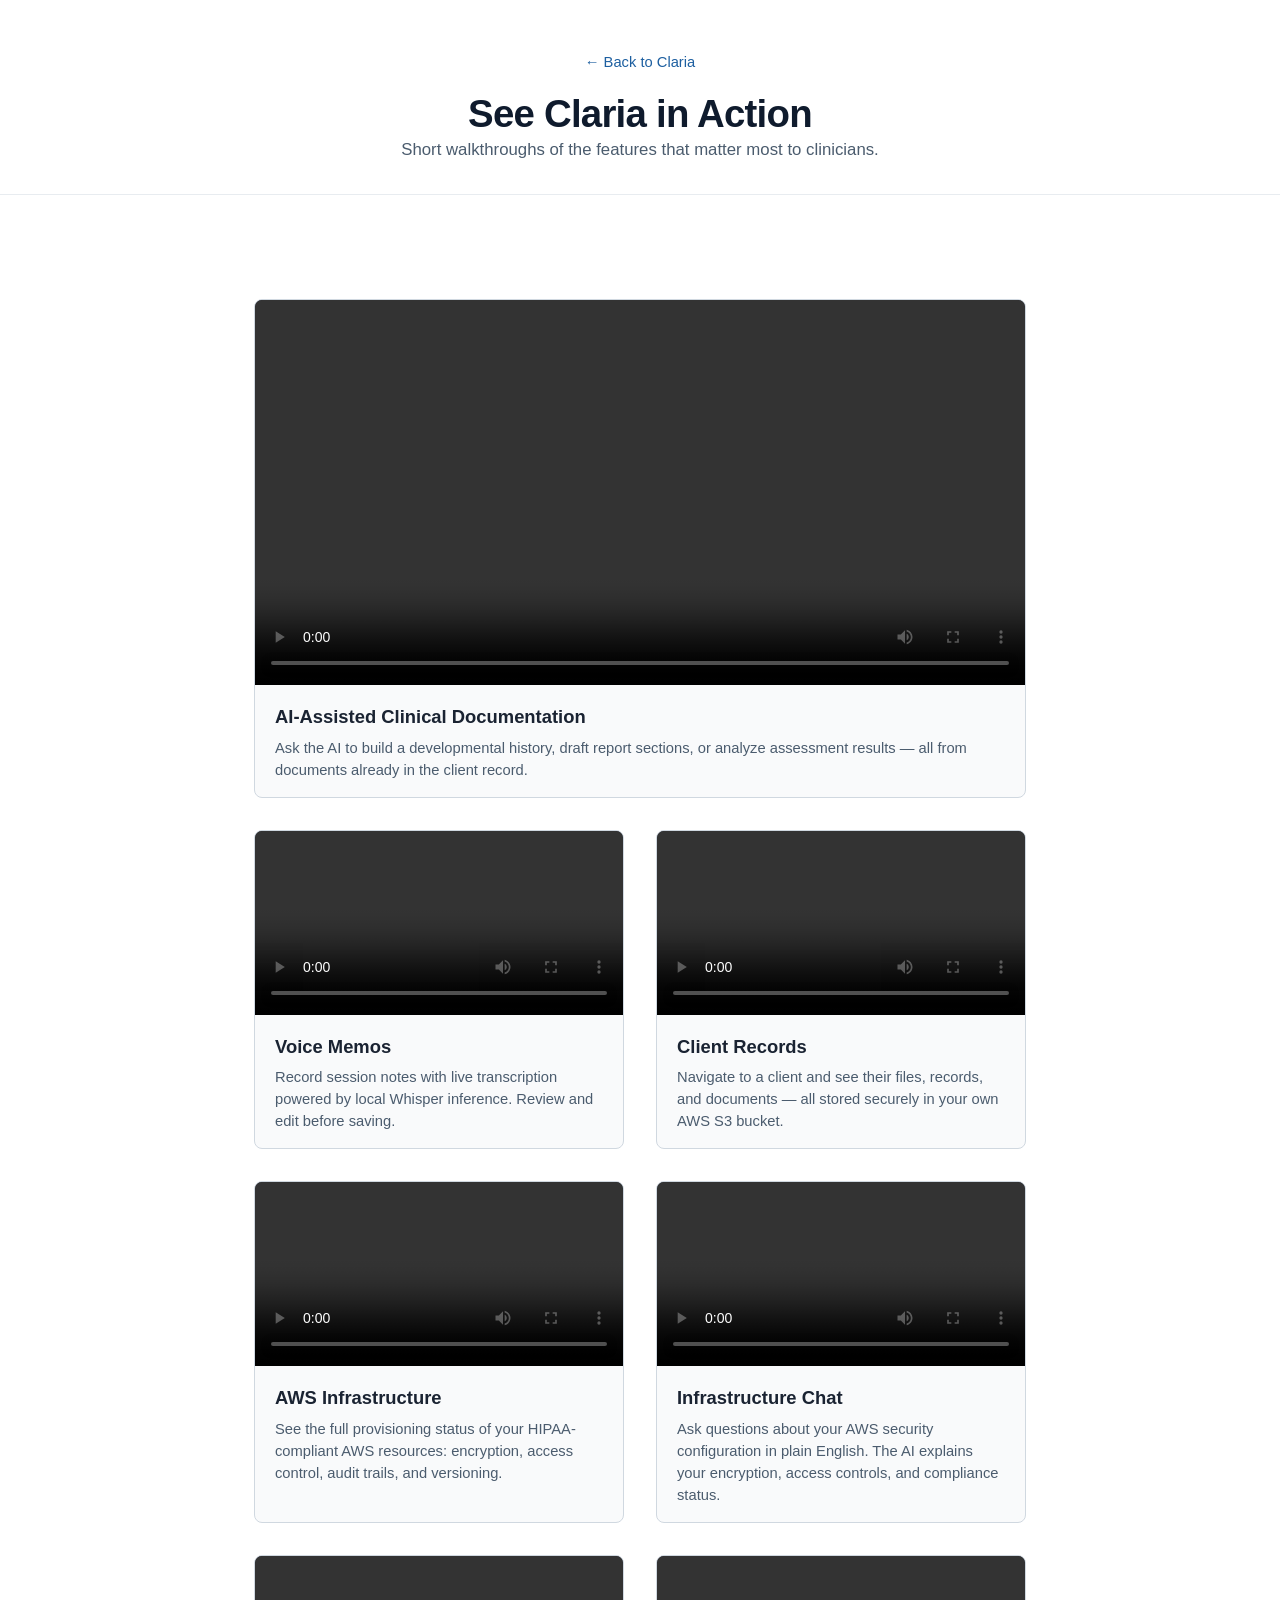
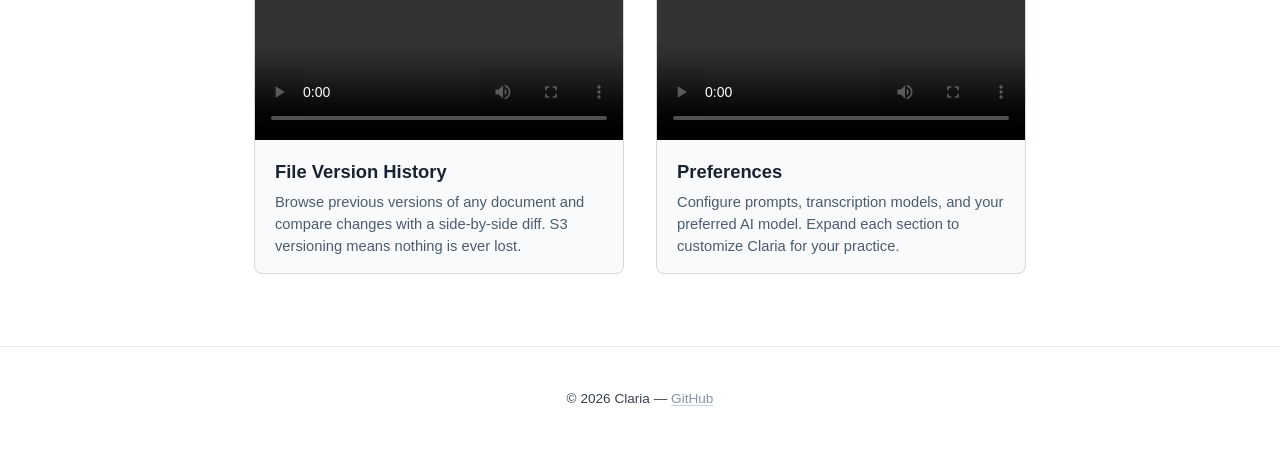
<file: demos.html>
<!-- Generated from templates/demos.html.j2 — DO NOT EDIT. Edit claria.yml or the template and re-run build.py. -->
<!DOCTYPE html>
<html lang="en">
<head>
  <meta charset="UTF-8">
  <meta name="viewport" content="width=device-width, initial-scale=1.0">
  <title>Claria &mdash; Video Demos</title>
  <meta name="description" content="Watch Claria in action: AI chat, voice memos, client records, AWS infrastructure, and more.">
  <link rel="stylesheet" href="style.css">
  <link rel="stylesheet" href="static/demos.css">
</head>
<body>

  <header class="hero demo-hero">
    <div class="container">
      <a href="index.html" class="demo-back">&larr; Back to Claria</a>
      <h1>See Claria in Action</h1>
      <p class="hero-sub">Short walkthroughs of the features that matter most to clinicians.</p>
    </div>
  </header>

  <section>
    <div class="container">

      <!-- Featured: AI Chat -->
      <div class="demo-featured">
        <div class="demo-card">
          <video controls preload="metadata" poster="">
            <source src="videos/ai-chat.mp4" type="video/mp4">
          </video>
          <div class="demo-card-body">
            <h3>AI-Assisted Clinical Documentation</h3>
            <p>Ask the AI to build a developmental history, draft report sections, or analyze assessment results &mdash; all from documents already in the client record.</p>
          </div>
        </div>
      </div>

      <!-- Grid of demos -->
      <div class="demo-grid">

        <div class="demo-card">
          <video controls preload="metadata">
            <source src="videos/voice-memo.mp4" type="video/mp4">
          </video>
          <div class="demo-card-body">
            <h3>Voice Memos</h3>
            <p>Record session notes with live transcription powered by local Whisper inference. Review and edit before saving.</p>
          </div>
        </div>

        <div class="demo-card">
          <video controls preload="metadata">
            <source src="videos/client-record.mp4" type="video/mp4">
          </video>
          <div class="demo-card-body">
            <h3>Client Records</h3>
            <p>Navigate to a client and see their files, records, and documents &mdash; all stored securely in your own AWS S3 bucket.</p>
          </div>
        </div>

        <div class="demo-card">
          <video controls preload="metadata">
            <source src="videos/aws-infrastructure.mp4" type="video/mp4">
          </video>
          <div class="demo-card-body">
            <h3>AWS Infrastructure</h3>
            <p>See the full provisioning status of your HIPAA-compliant AWS resources: encryption, access control, audit trails, and versioning.</p>
          </div>
        </div>

        <div class="demo-card">
          <video controls preload="metadata">
            <source src="videos/infra-chat.mp4" type="video/mp4">
          </video>
          <div class="demo-card-body">
            <h3>Infrastructure Chat</h3>
            <p>Ask questions about your AWS security configuration in plain English. The AI explains your encryption, access controls, and compliance status.</p>
          </div>
        </div>

        <div class="demo-card">
          <video controls preload="metadata">
            <source src="videos/file-history.mp4" type="video/mp4">
          </video>
          <div class="demo-card-body">
            <h3>File Version History</h3>
            <p>Browse previous versions of any document and compare changes with a side-by-side diff. S3 versioning means nothing is ever lost.</p>
          </div>
        </div>

        <div class="demo-card">
          <video controls preload="metadata">
            <source src="videos/preferences.mp4" type="video/mp4">
          </video>
          <div class="demo-card-body">
            <h3>Preferences</h3>
            <p>Configure prompts, transcription models, and your preferred AI model. Expand each section to customize Claria for your practice.</p>
          </div>
        </div>

      </div>

    </div>
  </section>

  <footer>
    <div class="container">
      <p>&copy; 2026 Claria &mdash; <a href="https://github.com/claria-ai/claria">GitHub</a></p>
    </div>
  </footer>

</body>
</html>
</file>
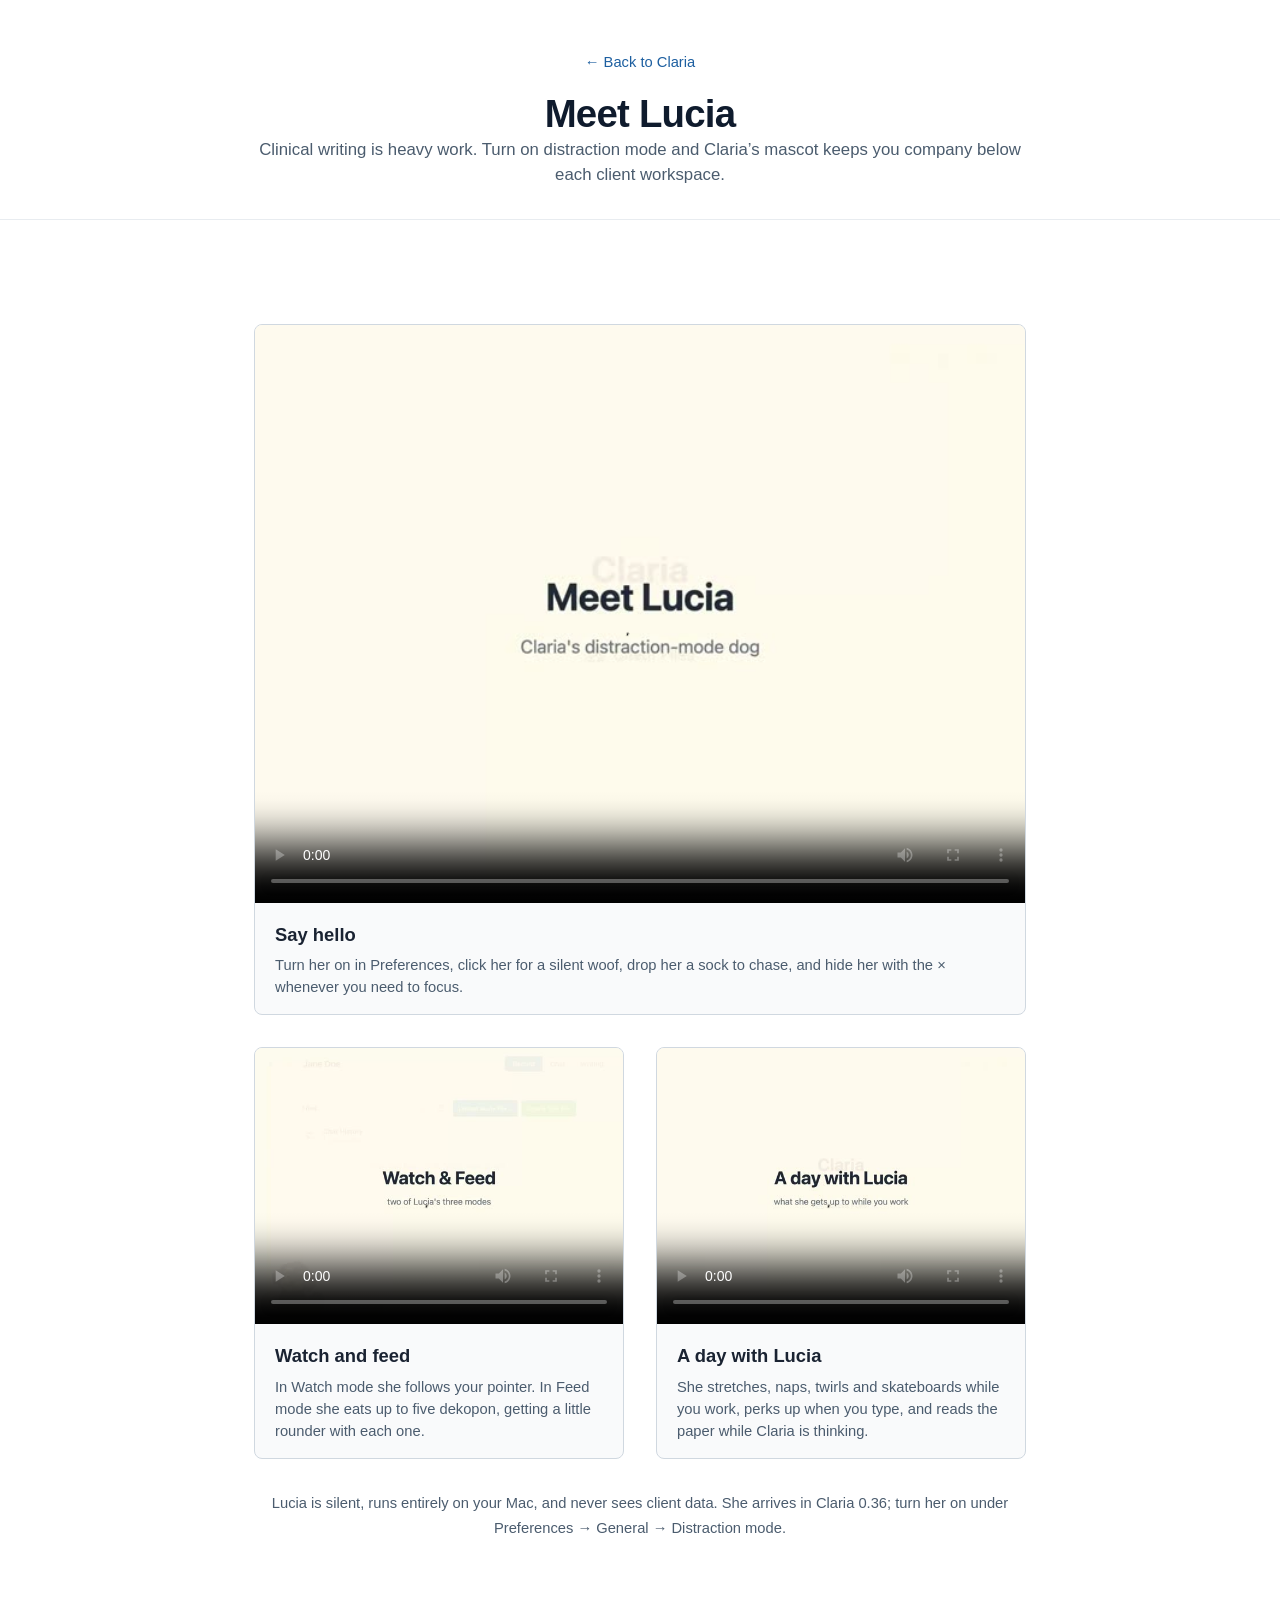
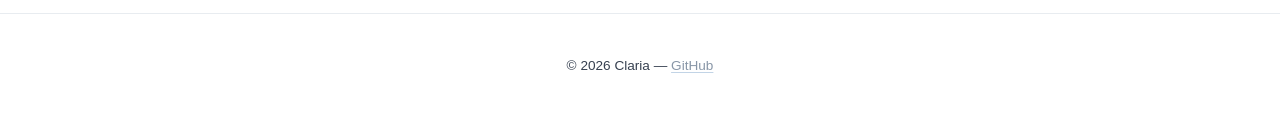
<file: fun.html>
<!-- Generated from templates/fun.html.j2 — DO NOT EDIT. Edit claria.yml or the template and re-run build.py. -->
<!DOCTYPE html>
<html lang="en">
<head>
  <meta charset="UTF-8">
  <meta name="viewport" content="width=device-width, initial-scale=1.0">
  <title>Claria &mdash; Meet Lucia</title>
  <meta name="description" content="Lucia, Claria's mascot, keeps you company in distraction mode: she woofs, chases socks, eats dekopon and reads the paper while Claria thinks.">
  <link rel="stylesheet" href="style.css">
  <link rel="stylesheet" href="static/demos.css">
</head>
<body>

  <header class="hero demo-hero">
    <div class="container">
      <a href="index.html" class="demo-back">&larr; Back to Claria</a>
      <h1>Meet Lucia</h1>
      <p class="hero-sub">Clinical writing is heavy work. Turn on distraction mode and Claria&rsquo;s mascot keeps you company below each client workspace.</p>
    </div>
  </header>

  <section>
    <div class="container">

      <div class="demo-featured">
        <div class="demo-card">
          <video controls preload="metadata" poster="img/lucia-meet-poster.jpg">
            <source src="videos/lucia-meet.mp4" type="video/mp4">
          </video>
          <div class="demo-card-body">
            <h3>Say hello</h3>
            <p>Turn her on in Preferences, click her for a silent woof, drop her a sock to chase, and hide her with the &times; whenever you need to focus.</p>
          </div>
        </div>
      </div>

      <div class="demo-grid">

        <div class="demo-card">
          <video controls preload="metadata" poster="img/lucia-watch-and-feed-poster.jpg">
            <source src="videos/lucia-watch-and-feed.mp4" type="video/mp4">
          </video>
          <div class="demo-card-body">
            <h3>Watch and feed</h3>
            <p>In Watch mode she follows your pointer. In Feed mode she eats up to five dekopon, getting a little rounder with each one.</p>
          </div>
        </div>

        <div class="demo-card">
          <video controls preload="metadata" poster="img/lucia-a-day-poster.jpg">
            <source src="videos/lucia-a-day.mp4" type="video/mp4">
          </video>
          <div class="demo-card-body">
            <h3>A day with Lucia</h3>
            <p>She stretches, naps, twirls and skateboards while you work, perks up when you type, and reads the paper while Claria is thinking.</p>
          </div>
        </div>

      </div>

      <p class="fun-note">Lucia is silent, runs entirely on your Mac, and never sees client data. She arrives in Claria 0.36; turn her on under Preferences &rarr; General &rarr; Distraction mode.</p>

    </div>
  </section>

  <footer>
    <div class="container">
      <p>&copy; 2026 Claria &mdash; <a href="https://github.com/claria-ai/claria">GitHub</a></p>
    </div>
  </footer>

</body>
</html>
</file>
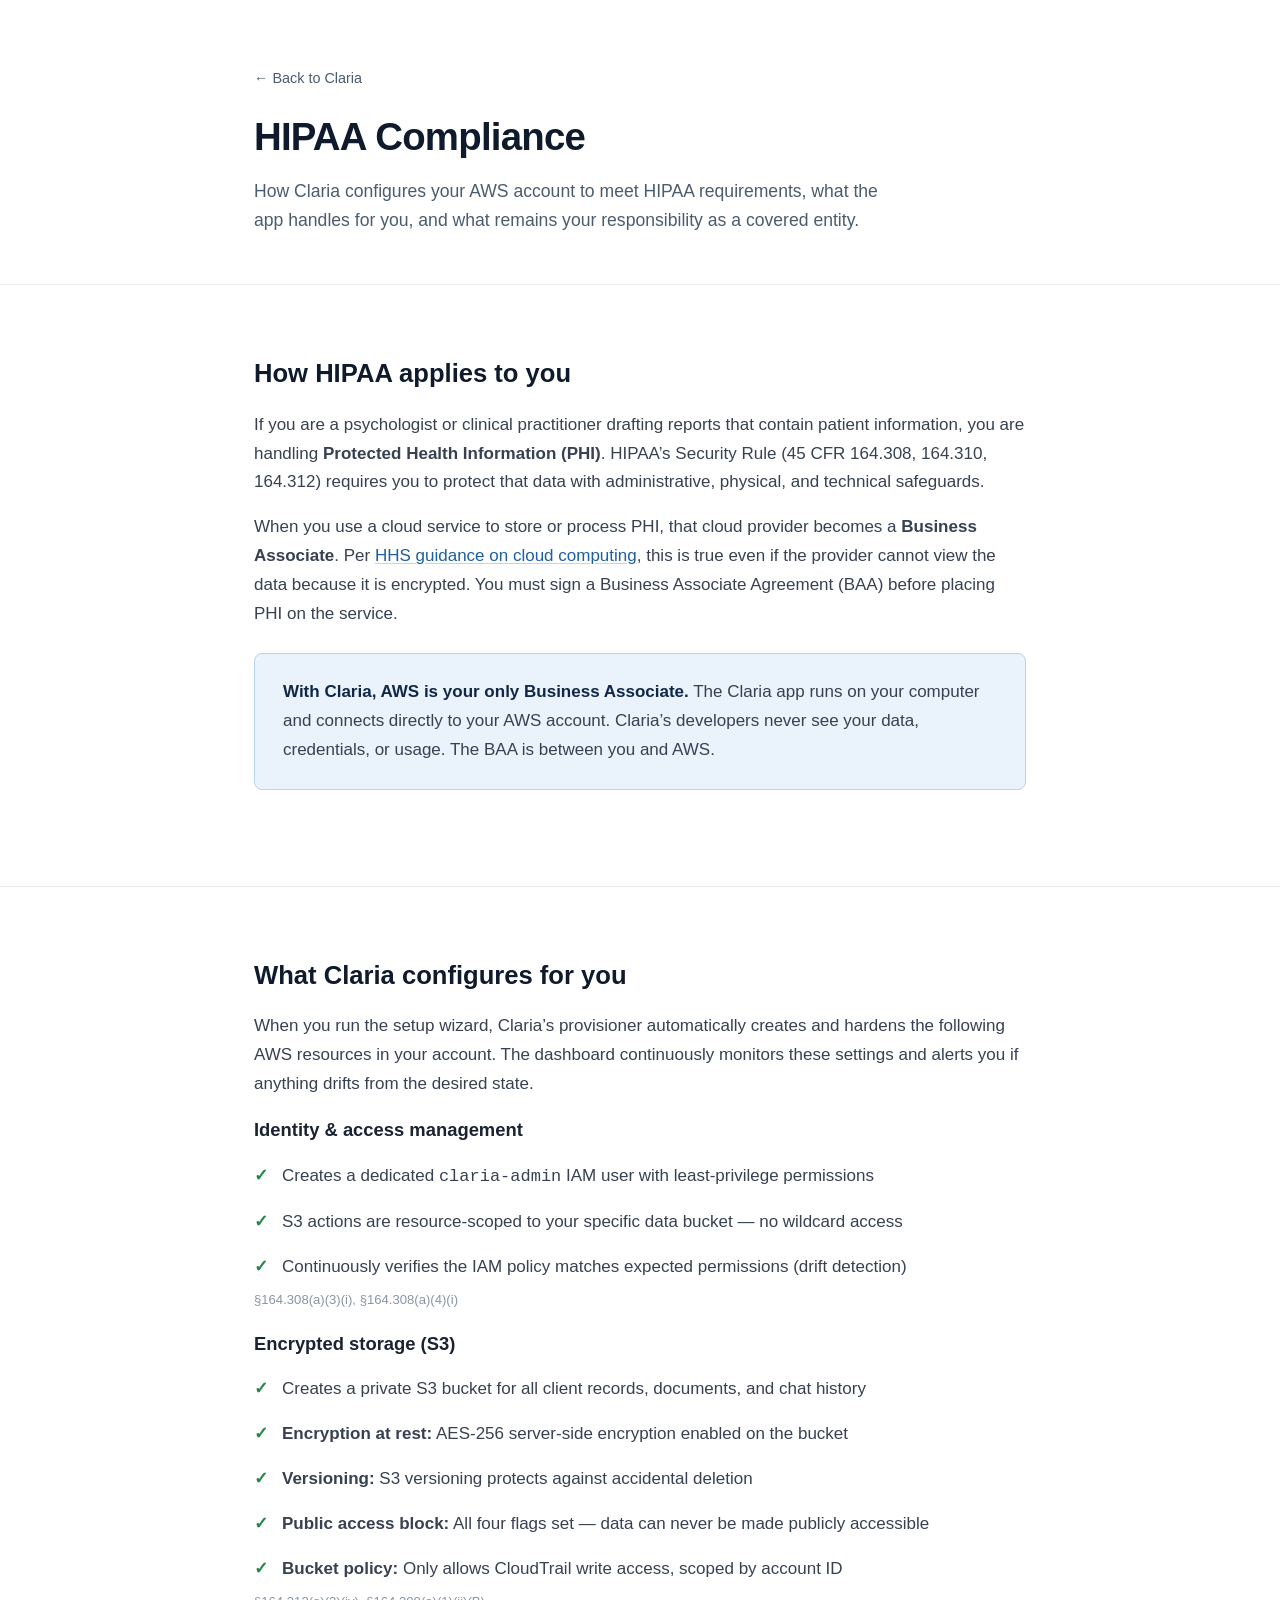
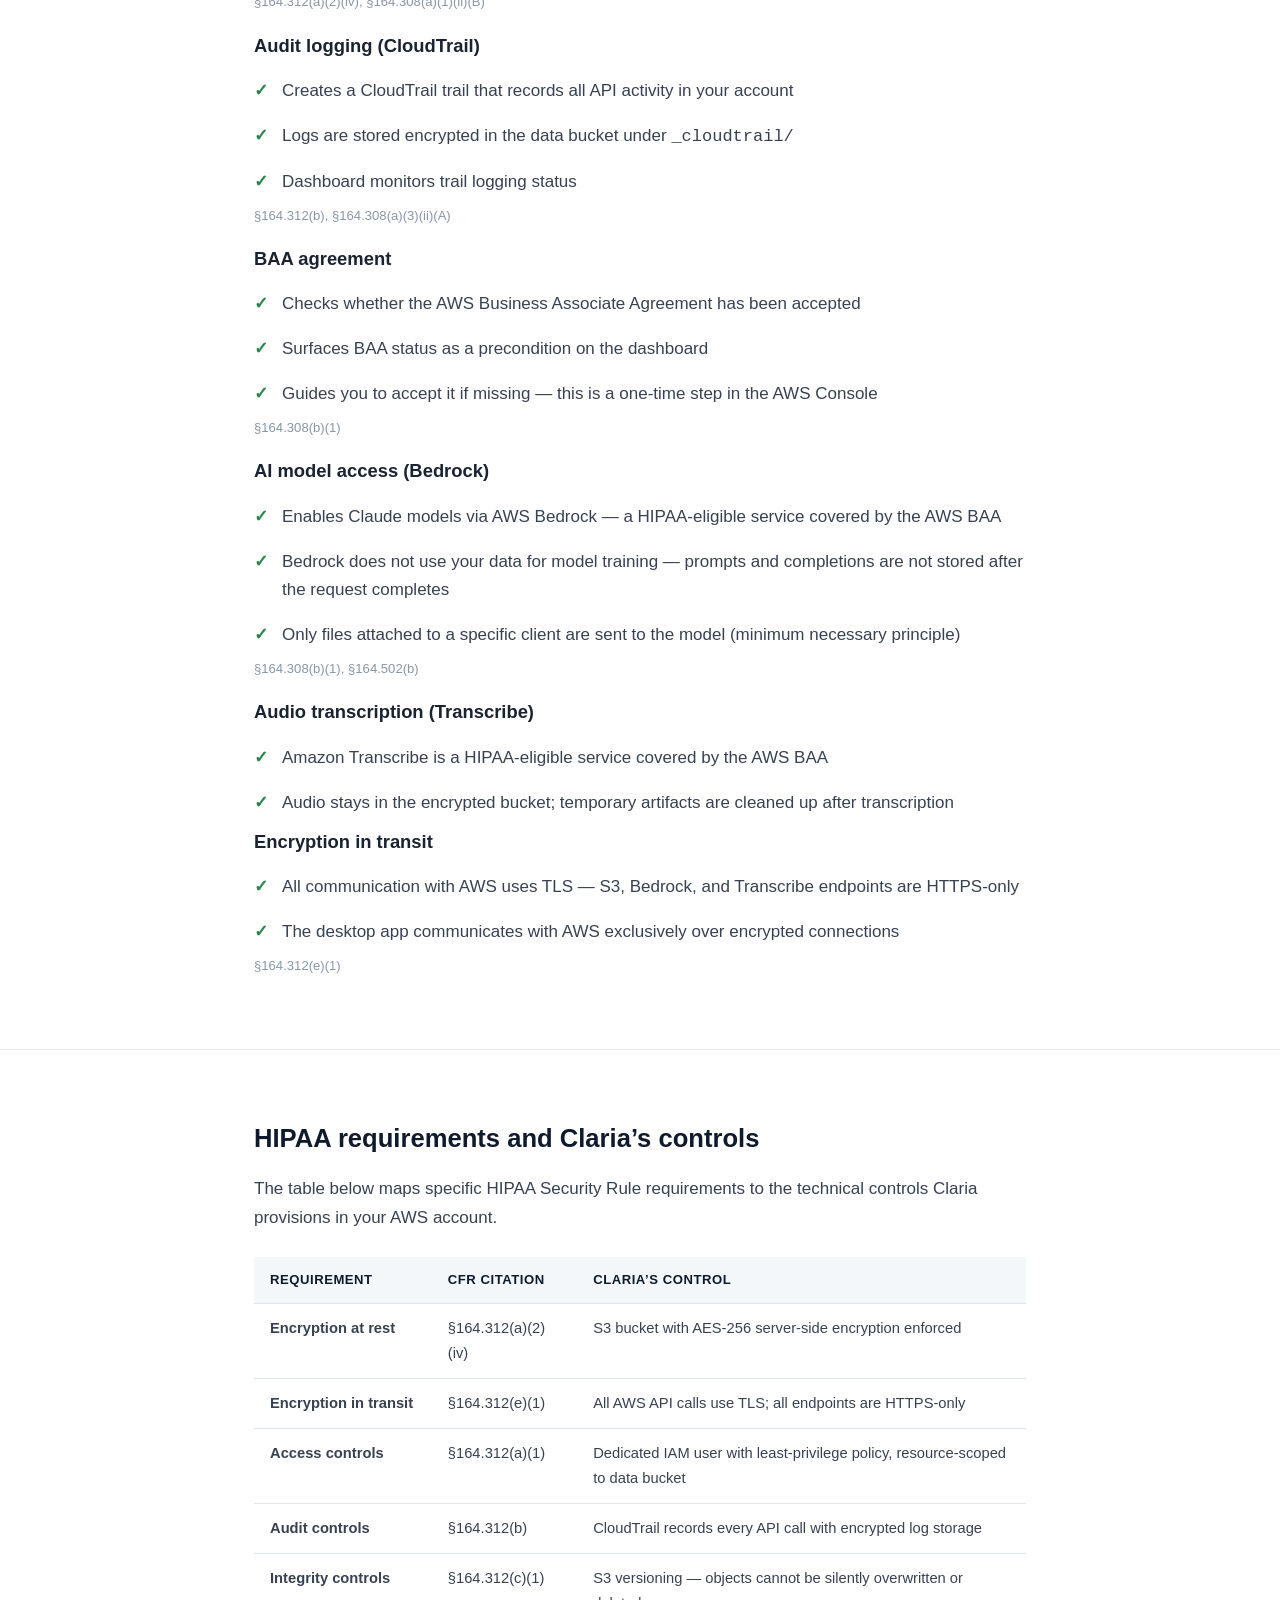
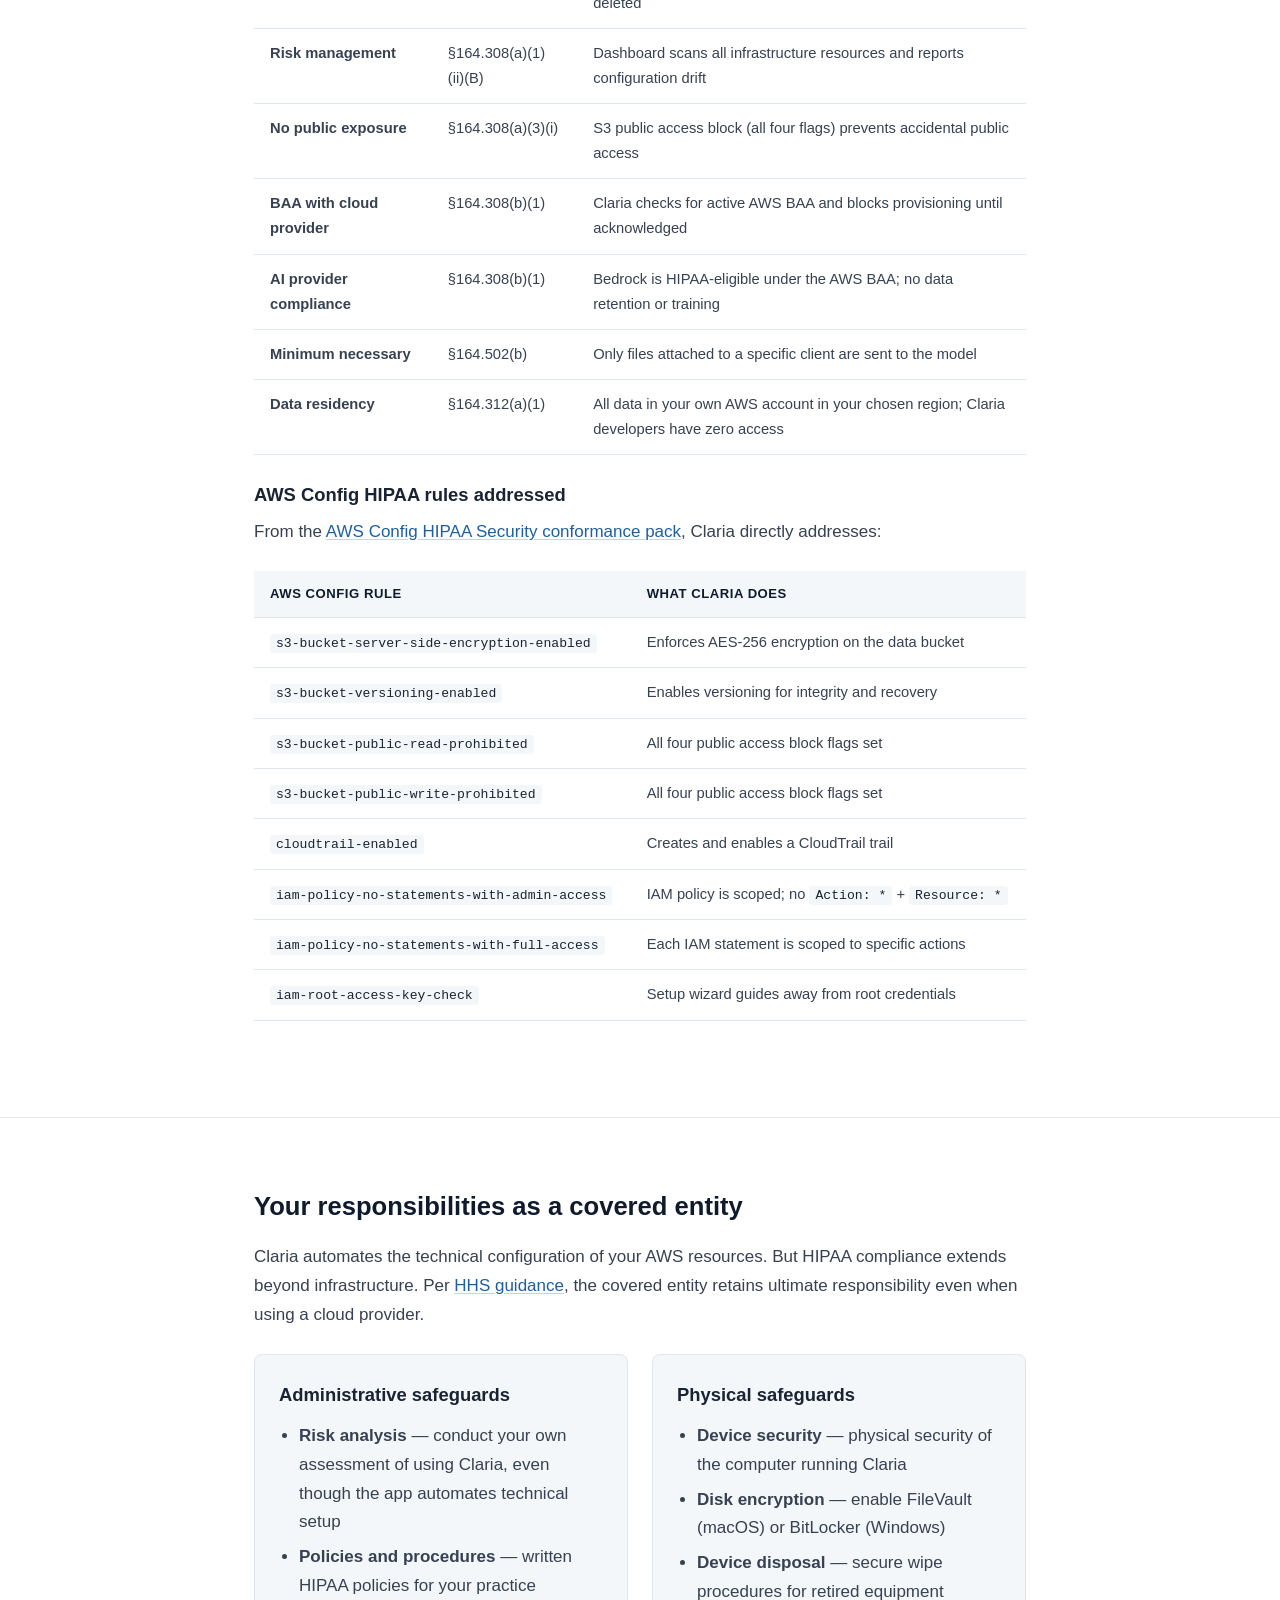
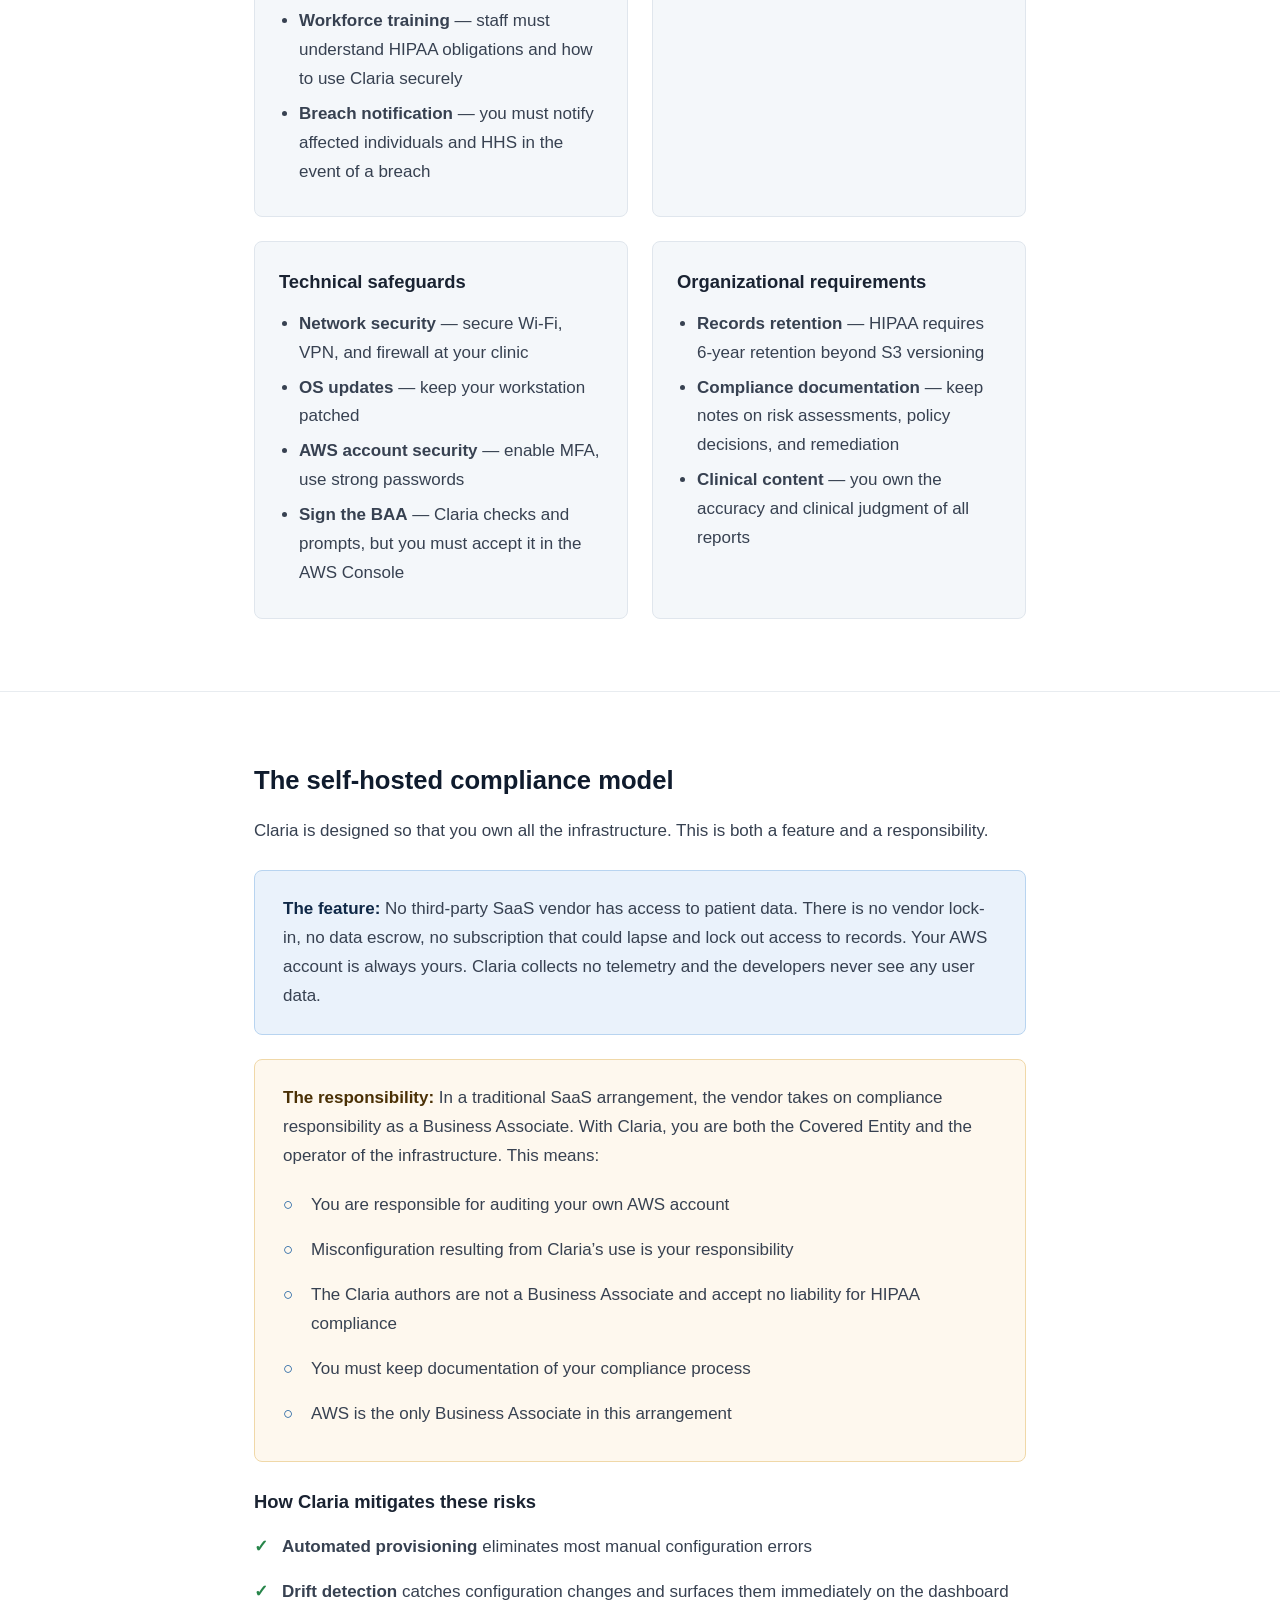
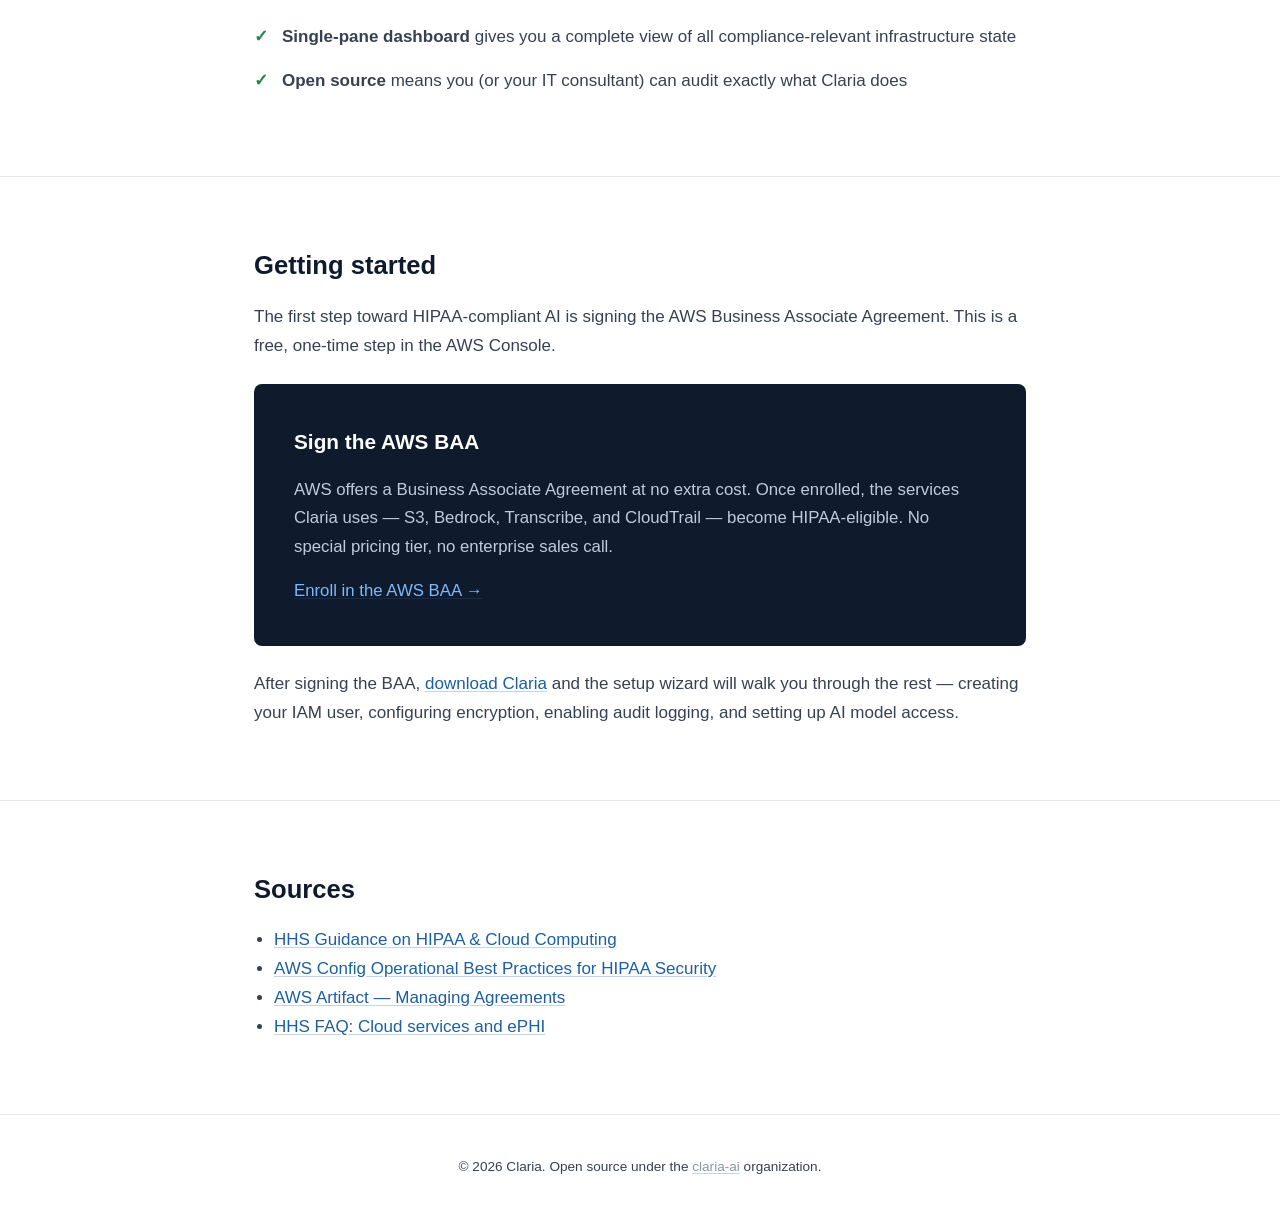
<file: hipaa.html>
<!DOCTYPE html>
<html lang="en">
<head>
  <meta charset="UTF-8">
  <meta name="viewport" content="width=device-width, initial-scale=1.0">
  <title>HIPAA Compliance &mdash; Claria</title>
  <meta name="description" content="How Claria configures your AWS account for HIPAA compliance. Technical controls, clinician responsibilities, and the self-hosted compliance model.">
  <link rel="stylesheet" href="style.css">
  <link rel="stylesheet" href="static/hipaa.css">
</head>
<body>

  <!-- Header -->
  <header class="page-header">
    <div class="container">
      <a href="index.html" class="back-link">&larr; Back to Claria</a>
      <h1>HIPAA Compliance</h1>
      <p class="subtitle">
        How Claria configures your AWS account to meet HIPAA requirements,
        what the app handles for you, and what remains your responsibility
        as a covered entity.
      </p>
    </div>
  </header>

  <!-- Overview -->
  <section>
    <div class="container">
      <h2>How HIPAA applies to you</h2>
      <p>
        If you are a psychologist or clinical practitioner drafting reports that
        contain patient information, you are handling <strong>Protected Health
        Information (PHI)</strong>. HIPAA&rsquo;s Security Rule
        (45 CFR 164.308, 164.310, 164.312) requires you to protect that data
        with administrative, physical, and technical safeguards.
      </p>
      <p>
        When you use a cloud service to store or process PHI, that cloud
        provider becomes a <strong>Business Associate</strong>. Per
        <a href="https://www.hhs.gov/hipaa/for-professionals/special-topics/health-information-technology/cloud-computing/index.html">HHS
        guidance on cloud computing</a>, this is true even if the provider
        cannot view the data because it is encrypted. You must sign a
        Business Associate Agreement (BAA) before placing PHI on the service.
      </p>
      <div class="callout callout-blue">
        <p>
          <strong>With Claria, AWS is your only Business Associate.</strong>
          The Claria app runs on your computer and connects directly to your
          AWS account. Claria&rsquo;s developers never see your data, credentials,
          or usage. The BAA is between you and AWS.
        </p>
      </div>
    </div>
  </section>

  <!-- What Claria configures -->
  <section>
    <div class="container">
      <h2>What Claria configures for you</h2>
      <p>
        When you run the setup wizard, Claria&rsquo;s provisioner automatically
        creates and hardens the following AWS resources in your account.
        The dashboard continuously monitors these settings and alerts you
        if anything drifts from the desired state.
      </p>

      <h3>Identity &amp; access management</h3>
      <ul class="check-list">
        <li>Creates a dedicated <code>claria-admin</code> IAM user with least-privilege permissions</li>
        <li>S3 actions are resource-scoped to your specific data bucket &mdash; no wildcard access</li>
        <li>Continuously verifies the IAM policy matches expected permissions (drift detection)</li>
      </ul>
      <p class="cfr-ref">&sect;164.308(a)(3)(i), &sect;164.308(a)(4)(i)</p>

      <h3>Encrypted storage (S3)</h3>
      <ul class="check-list">
        <li>Creates a private S3 bucket for all client records, documents, and chat history</li>
        <li><strong>Encryption at rest:</strong> AES-256 server-side encryption enabled on the bucket</li>
        <li><strong>Versioning:</strong> S3 versioning protects against accidental deletion</li>
        <li><strong>Public access block:</strong> All four flags set &mdash; data can never be made publicly accessible</li>
        <li><strong>Bucket policy:</strong> Only allows CloudTrail write access, scoped by account ID</li>
      </ul>
      <p class="cfr-ref">&sect;164.312(a)(2)(iv), &sect;164.308(a)(1)(ii)(B)</p>

      <h3>Audit logging (CloudTrail)</h3>
      <ul class="check-list">
        <li>Creates a CloudTrail trail that records all API activity in your account</li>
        <li>Logs are stored encrypted in the data bucket under <code>_cloudtrail/</code></li>
        <li>Dashboard monitors trail logging status</li>
      </ul>
      <p class="cfr-ref">&sect;164.312(b), &sect;164.308(a)(3)(ii)(A)</p>

      <h3>BAA agreement</h3>
      <ul class="check-list">
        <li>Checks whether the AWS Business Associate Agreement has been accepted</li>
        <li>Surfaces BAA status as a precondition on the dashboard</li>
        <li>Guides you to accept it if missing &mdash; this is a one-time step in the AWS Console</li>
      </ul>
      <p class="cfr-ref">&sect;164.308(b)(1)</p>

      <h3>AI model access (Bedrock)</h3>
      <ul class="check-list">
        <li>Enables Claude models via AWS Bedrock &mdash; a HIPAA-eligible service covered by the AWS BAA</li>
        <li>Bedrock does not use your data for model training &mdash; prompts and completions are not stored after the request completes</li>
        <li>Only files attached to a specific client are sent to the model (minimum necessary principle)</li>
      </ul>
      <p class="cfr-ref">&sect;164.308(b)(1), &sect;164.502(b)</p>

      <h3>Audio transcription (Transcribe)</h3>
      <ul class="check-list">
        <li>Amazon Transcribe is a HIPAA-eligible service covered by the AWS BAA</li>
        <li>Audio stays in the encrypted bucket; temporary artifacts are cleaned up after transcription</li>
      </ul>

      <h3>Encryption in transit</h3>
      <ul class="check-list">
        <li>All communication with AWS uses TLS &mdash; S3, Bedrock, and Transcribe endpoints are HTTPS-only</li>
        <li>The desktop app communicates with AWS exclusively over encrypted connections</li>
      </ul>
      <p class="cfr-ref">&sect;164.312(e)(1)</p>
    </div>
  </section>

  <!-- Compliance mapping -->
  <section>
    <div class="container">
      <h2>HIPAA requirements and Claria&rsquo;s controls</h2>
      <p>
        The table below maps specific HIPAA Security Rule requirements to the
        technical controls Claria provisions in your AWS account.
      </p>

      <table class="compliance-table">
        <thead>
          <tr>
            <th>Requirement</th>
            <th>CFR citation</th>
            <th>Claria&rsquo;s control</th>
          </tr>
        </thead>
        <tbody>
          <tr>
            <td><strong>Encryption at rest</strong></td>
            <td>&sect;164.312(a)(2)(iv)</td>
            <td>S3 bucket with AES-256 server-side encryption enforced</td>
          </tr>
          <tr>
            <td><strong>Encryption in transit</strong></td>
            <td>&sect;164.312(e)(1)</td>
            <td>All AWS API calls use TLS; all endpoints are HTTPS-only</td>
          </tr>
          <tr>
            <td><strong>Access controls</strong></td>
            <td>&sect;164.312(a)(1)</td>
            <td>Dedicated IAM user with least-privilege policy, resource-scoped to data bucket</td>
          </tr>
          <tr>
            <td><strong>Audit controls</strong></td>
            <td>&sect;164.312(b)</td>
            <td>CloudTrail records every API call with encrypted log storage</td>
          </tr>
          <tr>
            <td><strong>Integrity controls</strong></td>
            <td>&sect;164.312(c)(1)</td>
            <td>S3 versioning &mdash; objects cannot be silently overwritten or deleted</td>
          </tr>
          <tr>
            <td><strong>Risk management</strong></td>
            <td>&sect;164.308(a)(1)(ii)(B)</td>
            <td>Dashboard scans all infrastructure resources and reports configuration drift</td>
          </tr>
          <tr>
            <td><strong>No public exposure</strong></td>
            <td>&sect;164.308(a)(3)(i)</td>
            <td>S3 public access block (all four flags) prevents accidental public access</td>
          </tr>
          <tr>
            <td><strong>BAA with cloud provider</strong></td>
            <td>&sect;164.308(b)(1)</td>
            <td>Claria checks for active AWS BAA and blocks provisioning until acknowledged</td>
          </tr>
          <tr>
            <td><strong>AI provider compliance</strong></td>
            <td>&sect;164.308(b)(1)</td>
            <td>Bedrock is HIPAA-eligible under the AWS BAA; no data retention or training</td>
          </tr>
          <tr>
            <td><strong>Minimum necessary</strong></td>
            <td>&sect;164.502(b)</td>
            <td>Only files attached to a specific client are sent to the model</td>
          </tr>
          <tr>
            <td><strong>Data residency</strong></td>
            <td>&sect;164.312(a)(1)</td>
            <td>All data in your own AWS account in your chosen region; Claria developers have zero access</td>
          </tr>
        </tbody>
      </table>

      <h3>AWS Config HIPAA rules addressed</h3>
      <p>
        From the
        <a href="https://docs.aws.amazon.com/config/latest/developerguide/operational-best-practices-for-hipaa_security.html">AWS
        Config HIPAA Security conformance pack</a>, Claria directly addresses:
      </p>

      <table class="compliance-table">
        <thead>
          <tr>
            <th>AWS Config Rule</th>
            <th>What Claria does</th>
          </tr>
        </thead>
        <tbody>
          <tr>
            <td><code>s3-bucket-server-side-encryption-enabled</code></td>
            <td>Enforces AES-256 encryption on the data bucket</td>
          </tr>
          <tr>
            <td><code>s3-bucket-versioning-enabled</code></td>
            <td>Enables versioning for integrity and recovery</td>
          </tr>
          <tr>
            <td><code>s3-bucket-public-read-prohibited</code></td>
            <td>All four public access block flags set</td>
          </tr>
          <tr>
            <td><code>s3-bucket-public-write-prohibited</code></td>
            <td>All four public access block flags set</td>
          </tr>
          <tr>
            <td><code>cloudtrail-enabled</code></td>
            <td>Creates and enables a CloudTrail trail</td>
          </tr>
          <tr>
            <td><code>iam-policy-no-statements-with-admin-access</code></td>
            <td>IAM policy is scoped; no <code>Action: *</code> + <code>Resource: *</code></td>
          </tr>
          <tr>
            <td><code>iam-policy-no-statements-with-full-access</code></td>
            <td>Each IAM statement is scoped to specific actions</td>
          </tr>
          <tr>
            <td><code>iam-root-access-key-check</code></td>
            <td>Setup wizard guides away from root credentials</td>
          </tr>
        </tbody>
      </table>
    </div>
  </section>

  <!-- Your responsibilities -->
  <section>
    <div class="container">
      <h2>Your responsibilities as a covered entity</h2>
      <p>
        Claria automates the technical configuration of your AWS resources.
        But HIPAA compliance extends beyond infrastructure. Per
        <a href="https://www.hhs.gov/hipaa/for-professionals/special-topics/health-information-technology/cloud-computing/index.html">HHS guidance</a>,
        the covered entity retains ultimate responsibility even when using a cloud provider.
      </p>

      <div class="two-col">
        <div class="two-col-card">
          <h3>Administrative safeguards</h3>
          <ul>
            <li><strong>Risk analysis</strong> &mdash; conduct your own assessment of using Claria, even though the app automates technical setup</li>
            <li><strong>Policies and procedures</strong> &mdash; written HIPAA policies for your practice</li>
            <li><strong>Workforce training</strong> &mdash; staff must understand HIPAA obligations and how to use Claria securely</li>
            <li><strong>Breach notification</strong> &mdash; you must notify affected individuals and HHS in the event of a breach</li>
          </ul>
        </div>
        <div class="two-col-card">
          <h3>Physical safeguards</h3>
          <ul>
            <li><strong>Device security</strong> &mdash; physical security of the computer running Claria</li>
            <li><strong>Disk encryption</strong> &mdash; enable FileVault (macOS) or BitLocker (Windows)</li>
            <li><strong>Device disposal</strong> &mdash; secure wipe procedures for retired equipment</li>
          </ul>
        </div>
        <div class="two-col-card">
          <h3>Technical safeguards</h3>
          <ul>
            <li><strong>Network security</strong> &mdash; secure Wi-Fi, VPN, and firewall at your clinic</li>
            <li><strong>OS updates</strong> &mdash; keep your workstation patched</li>
            <li><strong>AWS account security</strong> &mdash; enable MFA, use strong passwords</li>
            <li><strong>Sign the BAA</strong> &mdash; Claria checks and prompts, but you must accept it in the AWS Console</li>
          </ul>
        </div>
        <div class="two-col-card">
          <h3>Organizational requirements</h3>
          <ul>
            <li><strong>Records retention</strong> &mdash; HIPAA requires 6-year retention beyond S3 versioning</li>
            <li><strong>Compliance documentation</strong> &mdash; keep notes on risk assessments, policy decisions, and remediation</li>
            <li><strong>Clinical content</strong> &mdash; you own the accuracy and clinical judgment of all reports</li>
          </ul>
        </div>
      </div>
    </div>
  </section>

  <!-- Self-hosted model -->
  <section>
    <div class="container">
      <h2>The self-hosted compliance model</h2>
      <p>
        Claria is designed so that you own all the infrastructure. This is both
        a feature and a responsibility.
      </p>

      <div class="callout callout-blue">
        <p>
          <strong>The feature:</strong> No third-party SaaS vendor has access to
          patient data. There is no vendor lock-in, no data escrow, no
          subscription that could lapse and lock out access to records. Your AWS
          account is always yours. Claria collects no telemetry and the
          developers never see any user data.
        </p>
      </div>

      <div class="callout callout-amber">
        <p>
          <strong>The responsibility:</strong> In a traditional SaaS arrangement,
          the vendor takes on compliance responsibility as a Business Associate.
          With Claria, you are both the Covered Entity and the operator of the
          infrastructure. This means:
        </p>
        <ul class="responsibility-list" style="margin-top: 12px;">
          <li>You are responsible for auditing your own AWS account</li>
          <li>Misconfiguration resulting from Claria&rsquo;s use is your responsibility</li>
          <li>The Claria authors are not a Business Associate and accept no liability for HIPAA compliance</li>
          <li>You must keep documentation of your compliance process</li>
          <li>AWS is the only Business Associate in this arrangement</li>
        </ul>
      </div>

      <h3>How Claria mitigates these risks</h3>
      <ul class="check-list">
        <li><strong>Automated provisioning</strong> eliminates most manual configuration errors</li>
        <li><strong>Drift detection</strong> catches configuration changes and surfaces them immediately on the dashboard</li>
        <li><strong>Single-pane dashboard</strong> gives you a complete view of all compliance-relevant infrastructure state</li>
        <li><strong>Open source</strong> means you (or your IT consultant) can audit exactly what Claria does</li>
      </ul>
    </div>
  </section>

  <!-- Getting started with BAA -->
  <section>
    <div class="container">
      <h2>Getting started</h2>
      <p>
        The first step toward HIPAA-compliant AI is signing the AWS Business
        Associate Agreement. This is a free, one-time step in the AWS Console.
      </p>
      <div class="hipaa-callout">
        <h3>Sign the AWS BAA</h3>
        <p>
          AWS offers a Business Associate Agreement at no extra cost.
          Once enrolled, the services Claria uses &mdash; S3, Bedrock,
          Transcribe, and CloudTrail &mdash; become HIPAA-eligible.
          No special pricing tier, no enterprise sales call.
        </p>
        <p style="margin-top: 16px;">
          <a href="https://docs.aws.amazon.com/artifact/latest/ug/managingagreements.html">
            Enroll in the AWS BAA &rarr;
          </a>
        </p>
      </div>
      <p style="margin-top: 24px;">
        After signing the BAA, <a href="index.html#download">download Claria</a>
        and the setup wizard will walk you through the rest &mdash; creating
        your IAM user, configuring encryption, enabling audit logging, and
        setting up AI model access.
      </p>
    </div>
  </section>

  <!-- Sources -->
  <section>
    <div class="container">
      <h2>Sources</h2>
      <ul style="padding-left: 20px; color: #374151;">
        <li><a href="https://www.hhs.gov/hipaa/for-professionals/special-topics/health-information-technology/cloud-computing/index.html">HHS Guidance on HIPAA &amp; Cloud Computing</a></li>
        <li><a href="https://docs.aws.amazon.com/config/latest/developerguide/operational-best-practices-for-hipaa_security.html">AWS Config Operational Best Practices for HIPAA Security</a></li>
        <li><a href="https://docs.aws.amazon.com/artifact/latest/ug/managingagreements.html">AWS Artifact &mdash; Managing Agreements</a></li>
        <li><a href="https://www.hhs.gov/hipaa/for-professionals/faq/2075/may-a-hipaa-covered-entity-or-business-associate-use-cloud-service-to-store-or-process-ephi/index.html">HHS FAQ: Cloud services and ePHI</a></li>
      </ul>
    </div>
  </section>

  <!-- Footer -->
  <footer>
    <div class="container">
      <p>&copy; 2026 Claria. Open source under the <a href="https://github.com/claria-ai/claria">claria-ai</a> organization.</p>
    </div>
  </footer>

</body>
</html>
</file>
<file: style.css>
/* === Reset & Base === */
*, *::before, *::after {
  box-sizing: border-box;
  margin: 0;
  padding: 0;
}

html {
  scroll-behavior: smooth;
}

body {
  font-family: -apple-system, BlinkMacSystemFont, "Segoe UI", Roboto, Helvetica, Arial, sans-serif;
  color: #1a2332;
  background: #fff;
  line-height: 1.7;
  font-size: 17px;
}

/* === Layout === */
.container {
  max-width: 820px;
  margin: 0 auto;
  padding: 0 24px;
}

section {
  padding: 72px 0;
}

section + section {
  border-top: 1px solid #e8ecf0;
}

/* === Typography === */
h1 {
  font-size: 2.4rem;
  font-weight: 700;
  line-height: 1.2;
  letter-spacing: -0.02em;
  color: #0f1b2d;
}

h2 {
  font-size: 1.6rem;
  font-weight: 600;
  line-height: 1.3;
  color: #0f1b2d;
  margin-bottom: 20px;
}

h3 {
  font-size: 1.15rem;
  font-weight: 600;
  color: #1a2332;
  margin-bottom: 8px;
}

p {
  margin-bottom: 16px;
  color: #374151;
}

p:last-child {
  margin-bottom: 0;
}

a {
  color: #1d5fa0;
  text-decoration: underline;
  text-decoration-color: #1d5fa044;
  text-underline-offset: 2px;
}

a:hover {
  text-decoration-color: #1d5fa0;
}

/* === Hero === */
.hero {
  padding: 48px 0 32px;
  text-align: center;
  border-bottom: none;
}

.hero-split {
  display: flex;
  align-items: center;
  justify-content: center;
  gap: 28px;
  margin-bottom: 28px;
}

.hero-mascot {
  width: 96px;
  height: auto;
  image-rendering: pixelated;
}

.hero-divider {
  width: 1px;
  align-self: stretch;
  background: #d0d8e0;
}

.hero-text {
  text-align: left;
}

.hero-text h1 {
  margin-bottom: 4px;
}

.hero-sub {
  font-size: 1.05rem;
  color: #4b5c6e;
  margin-bottom: 0;
  line-height: 1.5;
}

.hero .cta {
  display: inline-block;
  background: #1d5fa0;
  color: #fff;
  text-decoration: none;
  padding: 10px 28px;
  border-radius: 6px;
  font-weight: 500;
  font-size: 1rem;
  transition: background 0.15s;
}

.hero .cta:hover {
  background: #174d85;
}

/* === Tab Bar === */
.tab-bar {
  position: sticky;
  top: 0;
  z-index: 100;
  background: #fff;
  border-bottom: 1px solid #e8ecf0;
}

.tab-bar .container {
  display: flex;
  gap: 0;
  overflow-x: auto;
  -webkit-overflow-scrolling: touch;
}

.tab-btn {
  flex: 1;
  padding: 14px 20px;
  border: none;
  background: none;
  font-size: 0.95rem;
  font-weight: 600;
  color: #6b7a8d;
  cursor: pointer;
  border-bottom: 3px solid transparent;
  transition: color 0.15s, border-color 0.15s;
  white-space: nowrap;
  font-family: inherit;
}

.tab-btn:hover {
  color: #1a2332;
}

.tab-btn.active {
  color: #1d5fa0;
  border-bottom-color: #1d5fa0;
}

/* === Tab Panels === */
.tab-panel {
  display: none;
}

.tab-panel.active {
  display: block;
}

/* === FAQ === */
.faq-item {
  border: 1px solid #e0e6ed;
  border-radius: 6px;
  margin-bottom: 12px;
}

.faq-item summary {
  padding: 16px 20px;
  cursor: pointer;
  font-weight: 600;
  color: #1a2332;
  background: #f4f7fa;
  border-radius: 6px;
  list-style: none;
}

.faq-item summary::-webkit-details-marker {
  display: none;
}

.faq-item summary::before {
  content: "+";
  display: inline-block;
  width: 1.2em;
  font-weight: 700;
  color: #1d5fa0;
}

.faq-item[open] summary::before {
  content: "\2212";
}

.faq-item[open] summary {
  border-radius: 6px 6px 0 0;
  border-bottom: 1px solid #e0e6ed;
}

.faq-item p {
  padding: 16px 20px 16px 40px;
  margin: 0;
  color: #374151;
}

/* === Instruments Grid === */
.instruments-grid {
  display: grid;
  grid-template-columns: repeat(4, 1fr);
  gap: 12px;
  list-style: none;
  padding: 0;
  margin-top: 24px;
}

.instruments-grid li {
  background: #f4f7fa;
  border: 1px solid #e0e6ed;
  border-radius: 6px;
  padding: 14px 16px;
  text-align: center;
  font-weight: 600;
  color: #1a2332;
  font-size: 0.95rem;
}

/* === Cost Table === */
.cost-table {
  width: 100%;
  border-collapse: collapse;
  margin: 24px 0;
  font-size: 0.95rem;
}

.cost-table th,
.cost-table td {
  text-align: left;
  padding: 12px 16px;
  border-bottom: 1px solid #e0e6ed;
}

.cost-table th {
  background: #f4f7fa;
  font-weight: 600;
  color: #0f1b2d;
  font-size: 0.85rem;
  text-transform: uppercase;
  letter-spacing: 0.04em;
}

.cost-table td {
  color: #374151;
}

.cost-example {
  background: #f0f7ee;
  border: 1px solid #c3ddb8;
  border-radius: 6px;
  padding: 20px 24px;
  margin-top: 24px;
  color: #2d5016;
  font-size: 1.05rem;
}

.cost-example strong {
  color: #1a3d0a;
}

/* === HIPAA Callout === */
.hipaa-callout {
  background: #0f1b2d;
  color: #e8ecf0;
  border-radius: 8px;
  padding: 40px;
  margin-top: 24px;
}

.hipaa-callout h3 {
  color: #fff;
  font-size: 1.3rem;
  margin-bottom: 16px;
}

.hipaa-callout p {
  color: #c0cbda;
  font-size: 1.05rem;
}

.hipaa-callout a {
  color: #7eb8f7;
}

/* === Download Grid === */
.download-grid {
  display: grid;
  grid-template-columns: repeat(3, 1fr);
  gap: 16px;
  margin-top: 24px;
}

.download-card {
  display: flex;
  flex-direction: column;
  align-items: center;
  gap: 4px;
  padding: 24px 16px;
  border: 2px solid #d0d8e0;
  border-radius: 8px;
  text-decoration: none;
  color: #1a2332;
  transition: border-color 0.15s, background 0.15s;
}

.download-card:hover {
  border-color: #1d5fa0;
  background: #f4f8fc;
}

.download-card strong {
  font-size: 1.1rem;
}

.download-card span {
  font-size: 0.9rem;
  color: #4b5c6e;
}

.download-icon {
  width: 32px;
  height: 32px;
  color: #4b5c6e;
  margin-bottom: 4px;
}

.download-card:hover .download-icon {
  color: #1d5fa0;
}

.download-size {
  font-size: 0.8rem !important;
  color: #8896a7 !important;
  margin-top: 4px;
}

.macos-beta-hint {
  font-size: 0.78rem !important;
  color: transparent !important;
  margin-top: 2px;
  transition: color 0.15s;
}

.macos-card:hover .macos-beta-hint {
  color: #c0392b !important;
}

.mac-note {
  margin-top: 24px;
  border: 1px solid #e0e6ed;
  border-radius: 6px;
  font-size: 0.92rem;
}

.mac-note summary {
  padding: 14px 20px;
  cursor: pointer;
  font-weight: 600;
  color: #1a2332;
  background: #f4f7fa;
  border-radius: 6px;
}

.mac-note[open] summary {
  border-radius: 6px 6px 0 0;
  border-bottom: 1px solid #e0e6ed;
}

.mac-note p,
.mac-note pre {
  margin: 12px 20px;
}

.mac-note pre {
  background: #1a2332;
  color: #e8ecf0;
  padding: 12px 16px;
  border-radius: 4px;
  overflow-x: auto;
  font-size: 0.85rem;
  line-height: 1.5;
}

.mac-note code {
  font-family: "SF Mono", Menlo, Consolas, monospace;
}

/* === Clinical Steps === */
.clinical-steps {
  display: flex;
  gap: 0;
  list-style: none;
  padding: 0;
  margin: 32px 0;
  counter-reset: step;
}

.clinical-steps li {
  flex: 1;
  text-align: center;
  padding: 20px 12px;
  position: relative;
  counter-increment: step;
}

.clinical-steps li::before {
  content: counter(step);
  display: block;
  width: 40px;
  height: 40px;
  line-height: 40px;
  border-radius: 50%;
  background: #1d5fa0;
  color: #fff;
  font-weight: 700;
  font-size: 1rem;
  margin: 0 auto 12px;
}

.clinical-steps li::after {
  content: "";
  position: absolute;
  top: 40px;
  right: -50%;
  width: 100%;
  height: 2px;
  background: #d0d8e0;
  z-index: -1;
}

.clinical-steps li:last-child::after {
  display: none;
}

.clinical-steps li span {
  font-size: 0.88rem;
  color: #374151;
  line-height: 1.4;
}

/* === Records and Writer explanations === */
.explain-grid {
  display: grid;
  grid-template-columns: repeat(3, 1fr);
  gap: 18px;
  margin-top: 28px;
}

.explain-grid.two-card {
  grid-template-columns: repeat(2, 1fr);
}

.explain-card {
  padding: 22px;
  border: 1px solid #d9e1e8;
  border-radius: 8px;
  background: #f8fafc;
}

.explain-card h3 {
  color: #0f1b2d;
  line-height: 1.35;
  margin-bottom: 10px;
}

.explain-card p {
  margin: 0;
  font-size: 0.94rem;
  line-height: 1.6;
  color: #4b5c6e;
}

.section-subheading {
  margin-top: 48px;
}

.responsibility-note {
  margin-top: 24px;
  padding: 18px 22px;
  border: 1px solid #e8c980;
  border-radius: 8px;
  background: #fff9e8;
  color: #624b16;
  font-size: 0.94rem;
  line-height: 1.6;
}

.responsibility-note strong {
  color: #49360e;
}

/* === Data Flow Diagram === */
.data-flow {
  display: flex;
  align-items: center;
  justify-content: center;
  gap: 24px;
  margin: 32px 0;
  flex-wrap: wrap;
}

.data-flow-node {
  background: #f4f7fa;
  border: 2px solid #d0d8e0;
  border-radius: 8px;
  padding: 20px 28px;
  text-align: center;
  font-weight: 600;
  color: #1a2332;
  min-width: 160px;
}

.data-flow-node.highlight {
  border-color: #1d5fa0;
  background: #eaf2fb;
}

.data-flow-arrow {
  font-size: 1.6rem;
  color: #1d5fa0;
  font-weight: 700;
}

.data-flow-excluded {
  text-align: center;
  margin-top: 16px;
  padding: 12px 20px;
  background: #fef3f2;
  border: 1px solid #f0bbb5;
  border-radius: 6px;
  color: #9b2c20;
  font-weight: 600;
  font-size: 0.95rem;
}

/* === Getting Started Steps === */
.getting-started ol {
  padding-left: 0;
  list-style: none;
  counter-reset: gs-step;
}

.getting-started ol > li {
  counter-increment: gs-step;
  margin-bottom: 32px;
  padding-left: 48px;
  position: relative;
}

.getting-started ol > li::before {
  content: counter(gs-step);
  position: absolute;
  left: 0;
  top: 0;
  width: 32px;
  height: 32px;
  line-height: 32px;
  text-align: center;
  border-radius: 50%;
  background: #1d5fa0;
  color: #fff;
  font-weight: 700;
  font-size: 0.9rem;
}

.getting-started ol > li h3 {
  margin-bottom: 8px;
}

.getting-started ul {
  margin-top: 8px;
  padding-left: 20px;
  color: #4b5c6e;
}

.getting-started ul li {
  margin-bottom: 4px;
}

/* === Screenshot Gallery === */
.screenshot-feature {
  margin: 32px 0;
}

.screenshot-feature img {
  width: 100%;
  border-radius: 8px;
  border: 1px solid #d0d8e0;
  box-shadow: 0 4px 24px rgba(0, 0, 0, 0.08);
}

.screenshot-caption {
  margin-top: 16px;
  text-align: center;
}

.screenshot-caption strong {
  display: block;
  font-size: 1.1rem;
  color: #0f1b2d;
  margin-bottom: 4px;
}

.screenshot-caption span {
  font-size: 0.95rem;
  color: #4b5c6e;
  line-height: 1.5;
}

.screenshot-grid {
  display: grid;
  gap: 24px;
  margin-top: 24px;
}

.screenshot-grid.two-up {
  grid-template-columns: 1fr 1fr;
}

.screenshot-grid.three-up {
  grid-template-columns: 1fr 1fr 1fr;
}

.screenshot-group {
  margin-top: 40px;
}

.screenshot-group:first-child {
  margin-top: 16px;
}

.screenshot-group-label {
  font-size: 0.8rem;
  font-weight: 600;
  text-transform: uppercase;
  letter-spacing: 0.08em;
  color: #7a8a9e;
  margin-bottom: 12px;
}

.screenshot-card {
  margin: 0;
}

.screenshot-card img {
  width: 100%;
  border-radius: 8px;
  border: 1px solid #d0d8e0;
  box-shadow: 0 2px 12px rgba(0, 0, 0, 0.06);
  transition: box-shadow 0.2s;
}

.screenshot-card img:hover {
  box-shadow: 0 4px 20px rgba(0, 0, 0, 0.12);
}

.screenshot-card figcaption {
  margin-top: 10px;
  font-size: 0.88rem;
  color: #4b5c6e;
  text-align: center;
  line-height: 1.4;
}

/* === Carousel Lightbox === */
.carousel-overlay {
  position: fixed;
  inset: 0;
  z-index: 1000;
  display: flex;
  align-items: center;
  justify-content: center;
}

.carousel-overlay[hidden] {
  display: none;
}

.carousel-backdrop {
  position: absolute;
  inset: 0;
  background: rgba(0, 0, 0, 0.85);
}

.carousel-content {
  position: relative;
  max-width: 90vw;
  max-height: 90vh;
  display: flex;
  flex-direction: column;
  align-items: center;
}

.carousel-img {
  max-width: 90vw;
  max-height: 75vh;
  object-fit: contain;
  border-radius: 8px;
  box-shadow: 0 8px 40px rgba(0, 0, 0, 0.4);
}

.carousel-caption {
  margin-top: 20px;
  text-align: center;
  max-width: 600px;
}

.carousel-title {
  display: block;
  color: #fff;
  font-size: 1.1rem;
  font-weight: 600;
  margin-bottom: 4px;
}

.carousel-desc {
  color: #a0aec0;
  font-size: 0.95rem;
  line-height: 1.5;
}

.carousel-counter {
  margin-top: 12px;
  color: #6b7a8d;
  font-size: 0.8rem;
  letter-spacing: 0.05em;
}

.carousel-close {
  position: absolute;
  top: 16px;
  right: 20px;
  z-index: 1001;
  background: none;
  border: none;
  color: #fff;
  font-size: 2.2rem;
  cursor: pointer;
  opacity: 0.7;
  transition: opacity 0.15s;
  line-height: 1;
  padding: 4px 8px;
}

.carousel-close:hover {
  opacity: 1;
}

.carousel-prev,
.carousel-next {
  position: absolute;
  top: 50%;
  transform: translateY(-50%);
  z-index: 1001;
  background: none;
  border: none;
  color: #fff;
  font-size: 3rem;
  cursor: pointer;
  opacity: 0.5;
  transition: opacity 0.15s;
  padding: 16px;
  line-height: 1;
  user-select: none;
}

.carousel-prev:hover,
.carousel-next:hover {
  opacity: 1;
}

.carousel-prev {
  left: 12px;
}

.carousel-next {
  right: 12px;
}

@media (max-width: 768px) {
  .carousel-prev,
  .carousel-next {
    font-size: 2rem;
    padding: 8px;
  }

  .carousel-prev { left: 4px; }
  .carousel-next { right: 4px; }
}

/* === Technical Details === */
.tech-list {
  list-style: none;
  padding: 0;
}

.tech-list li {
  padding: 8px 0 8px 28px;
  position: relative;
  color: #374151;
}

.tech-list li::before {
  content: "\2713";
  position: absolute;
  left: 0;
  color: #27854a;
  font-weight: 700;
}

/* === Footer === */
footer {
  padding: 40px 0;
  border-top: 1px solid #e8ecf0;
  text-align: center;
  color: #8896a7;
  font-size: 0.85rem;
}

footer a {
  color: #8896a7;
}

/* === Responsive === */
@media (max-width: 768px) {
  body {
    font-size: 16px;
  }

  h1 {
    font-size: 1.8rem;
  }

  h2 {
    font-size: 1.35rem;
  }

  .hero {
    padding: 32px 0 24px;
  }

  .hero-split {
    gap: 20px;
  }

  .hero-mascot {
    width: 72px;
  }

  .hero-sub {
    font-size: 0.95rem;
  }

  .tab-btn {
    padding: 12px 14px;
    font-size: 0.88rem;
  }

  section {
    padding: 48px 0;
  }

  .download-grid {
    grid-template-columns: 1fr;
  }

  .instruments-grid {
    grid-template-columns: repeat(2, 1fr);
  }

  .clinical-steps {
    flex-direction: column;
    gap: 0;
  }

  .clinical-steps li::after {
    display: none;
  }

  .clinical-steps li {
    text-align: left;
    display: flex;
    align-items: center;
    gap: 16px;
    padding: 12px 0;
  }

  .clinical-steps li::before {
    margin: 0;
    flex-shrink: 0;
  }

  .explain-grid,
  .explain-grid.two-card {
    grid-template-columns: 1fr;
  }

  .data-flow {
    flex-direction: column;
  }

  .data-flow-arrow {
    transform: rotate(90deg);
  }

  .screenshot-grid.two-up,
  .screenshot-grid.three-up {
    grid-template-columns: 1fr;
  }

  .hipaa-callout {
    padding: 28px 24px;
  }

  .cost-table {
    font-size: 0.85rem;
  }

  .cost-table th,
  .cost-table td {
    padding: 10px 8px;
  }
}

@media (max-width: 480px) {
  h1 {
    font-size: 1.5rem;
  }

  .instruments-grid {
    grid-template-columns: 1fr 1fr;
    gap: 8px;
  }
}
</file>
<file: static/demos.css>
.demo-grid {
  display: grid;
  grid-template-columns: 1fr 1fr;
  gap: 32px;
  margin-top: 32px;
}
.demo-card {
  border: 1px solid #d0d8e0;
  border-radius: 8px;
  overflow: hidden;
  background: #f9fafb;
}
.demo-card video {
  width: 100%;
  display: block;
  background: #1a2332;
  object-fit: cover;
}
.demo-card-body {
  padding: 16px 20px;
}
.demo-card-body h3 {
  margin-bottom: 4px;
}
.demo-card-body p {
  font-size: 0.92rem;
  color: #4b5c6e;
  margin-bottom: 0;
  line-height: 1.5;
}
.demo-hero {
  border-bottom: 1px solid #e8ecf0;
}
.demo-featured {
  margin-top: 32px;
}
.demo-featured .demo-card {
  max-width: 100%;
}
.demo-back {
  display: inline-block;
  font-size: 0.92rem;
  color: #1d5fa0;
  text-decoration: none;
  margin-bottom: 16px;
}
.demo-back:hover {
  text-decoration: underline;
}
@media (max-width: 768px) {
  .demo-grid {
    grid-template-columns: 1fr;
  }
}
.fun-note {
  margin-top: 32px;
  font-size: 0.92rem;
  color: #4b5c6e;
  text-align: center;
}
</file>
<file: static/hipaa.css>
/* HIPAA page-specific styles */
.page-header {
  padding: 64px 0 48px;
  border-bottom: 1px solid #e8ecf0;
}
.page-header .back-link {
  display: inline-block;
  margin-bottom: 24px;
  font-size: 0.9rem;
  color: #4b5c6e;
  text-decoration: none;
}
.page-header .back-link:hover {
  color: #1d5fa0;
}
.page-header h1 {
  margin-bottom: 16px;
}
.page-header .subtitle {
  font-size: 1.1rem;
  color: #4b5c6e;
  max-width: 640px;
}

.compliance-table {
  width: 100%;
  border-collapse: collapse;
  margin: 24px 0;
  font-size: 0.92rem;
}
.compliance-table th,
.compliance-table td {
  text-align: left;
  padding: 12px 16px;
  border-bottom: 1px solid #e0e6ed;
  vertical-align: top;
}
.compliance-table th {
  background: #f4f7fa;
  font-weight: 600;
  color: #0f1b2d;
  font-size: 0.82rem;
  text-transform: uppercase;
  letter-spacing: 0.04em;
}
.compliance-table td {
  color: #374151;
}
.compliance-table td code {
  font-family: "SF Mono", Menlo, Consolas, monospace;
  font-size: 0.82rem;
  background: #f4f7fa;
  padding: 2px 6px;
  border-radius: 3px;
  color: #1a2332;
}

.callout {
  border-radius: 8px;
  padding: 24px 28px;
  margin: 24px 0;
}
.callout p {
  margin-bottom: 12px;
}
.callout p:last-child {
  margin-bottom: 0;
}
.callout-blue {
  background: #eaf2fb;
  border: 1px solid #b8d4f0;
  color: #1a3d6e;
}
.callout-blue strong {
  color: #0f2847;
}
.callout-amber {
  background: #fef8ee;
  border: 1px solid #f0d8a8;
  color: #6e4a0a;
}
.callout-amber strong {
  color: #4a3005;
}
.callout-red {
  background: #fef3f2;
  border: 1px solid #f0bbb5;
  color: #6e1a14;
}
.callout-red strong {
  color: #4a0e0a;
}

.check-list {
  list-style: none;
  padding: 0;
}
.check-list li {
  padding: 8px 0 8px 28px;
  position: relative;
  color: #374151;
}
.check-list li::before {
  content: "\2713";
  position: absolute;
  left: 0;
  color: #27854a;
  font-weight: 700;
}

.responsibility-list {
  list-style: none;
  padding: 0;
}
.responsibility-list li {
  padding: 8px 0 8px 28px;
  position: relative;
  color: #374151;
}
.responsibility-list li::before {
  content: "\25CB";
  position: absolute;
  left: 0;
  color: #1d5fa0;
  font-weight: 700;
}

.cfr-ref {
  font-size: 0.82rem;
  color: #8896a7;
}

.two-col {
  display: grid;
  grid-template-columns: 1fr 1fr;
  gap: 24px;
  margin-top: 24px;
}
.two-col-card {
  background: #f4f7fa;
  border: 1px solid #e0e6ed;
  border-radius: 8px;
  padding: 24px;
}
.two-col-card h3 {
  margin-bottom: 12px;
}
.two-col-card ul {
  padding-left: 20px;
  color: #374151;
}
.two-col-card li {
  margin-bottom: 6px;
}

@media (max-width: 768px) {
  .page-header {
    padding: 48px 0 32px;
  }
  .compliance-table {
    font-size: 0.82rem;
  }
  .compliance-table th,
  .compliance-table td {
    padding: 10px 8px;
  }
  .two-col {
    grid-template-columns: 1fr;
  }
}
</file>
